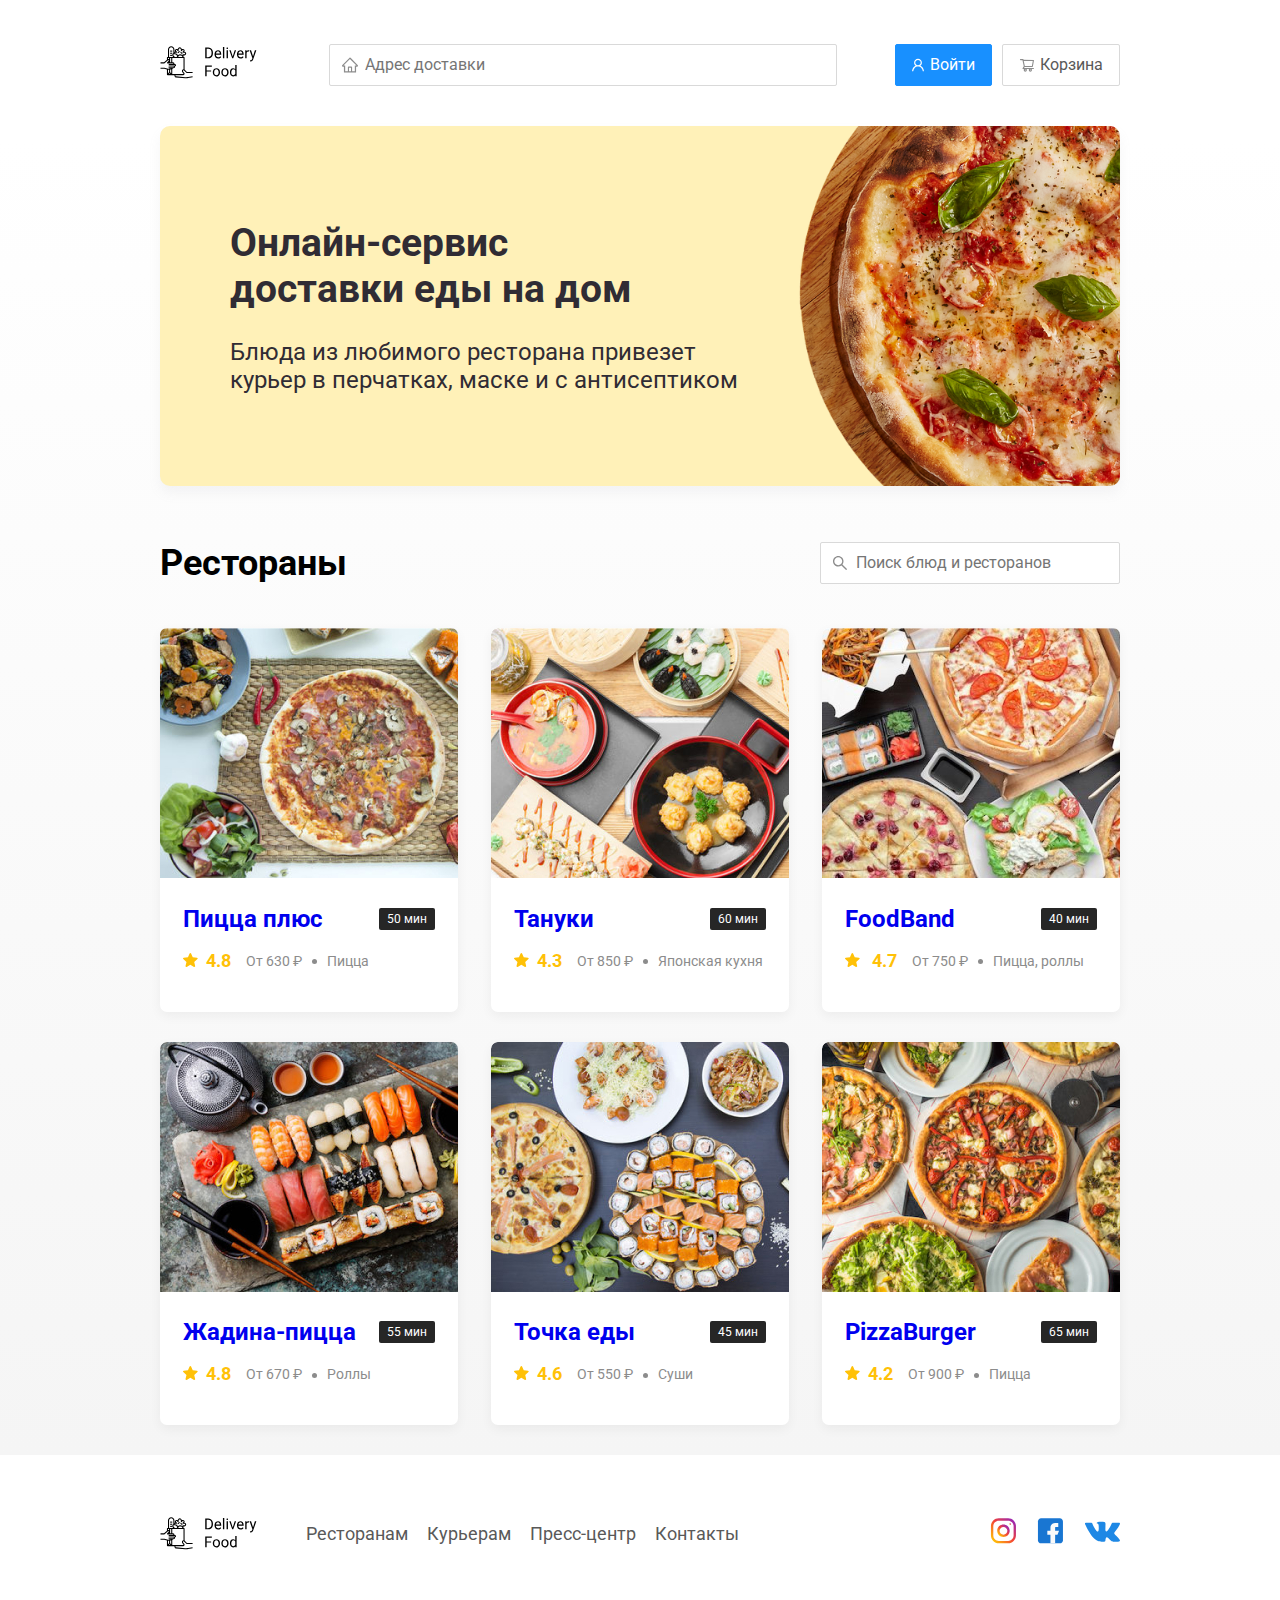
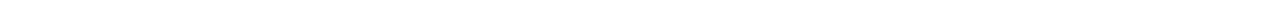
<file: index.html>
<!DOCTYPE html>
<html lang="ru">
<head>
    <meta charset="UTF-8"/>
    <meta name="viewport" content="width=device-width, initial-scale=1.0"/>
    <title>Delivery Food - доставка еды на дом</title>
    <link href="https://fonts.googleapis.com/css?family=Roboto:400,700&display=swap&subset=cyrillic" rel="stylesheet">
    <link rel="stylesheet" href="css\normalize.css">
    <link rel="stylesheet" href="css/style.css">
</head>
<body>
  <div class="container">
    <header class="header">
      <a href="index.html" class="logo">
        <img src="./img/logo.svg" alt="logo">
      </a>
      <input type="text" class="input input-adress" placeholder="Адрес доставки">
      <div class="buttons">
        <button class="button button-primary">
          <img src="/img/user.svg" alt="user" class="button-icon">
          <span class="button-text">Войти</span>
        </button>
        <button class="button">
          <img src="img/shopping-cart.svg" alt="shopping cart" class="button-icon">
          <span class="button-text">Корзина</span>
        </button>
      </div>
    </header>
  </div>
  
  <!-- /.container -->

  <main class="main">
    <div class="container">
      <section class="promo">
        <h1 class="promo-title">Онлайн-сервис <br>доставки еды на дом</h1>
        <p class="promo-text">Блюда из любимого ресторана привезет курьер в перчатках, маске и с антисептиком</p>
      </section>
      <section class="restaurants">
        <div class="section-heading">
          <h2 class="section-title">Рестораны</h2>
          <input type="text" class="input input-search" placeholder="Поиск блюд и ресторанов">
        </div>
        <div class="cards">
          <a href="/restaurant.html" class="card">
            <img src="/img/image.jpg" alt="image" class="card-image">
            <div class="card-text">
              <div class="card-heading">
                <h3 class="card-title">Пицца плюс</h3>
                <span class="card-tag tag">50 мин</span>
              </div>
              <!-- /.card-heading -->
              <div class="card-info">
                <div class="rating"><img src="/img/rating.svg" alt="rating" class="rating-star">4.8</div>
                <div class="price">От 630 ₽</div>
                <div class="category">Пицца</div>
              </div>
              <!-- /.card-info -->
            </div>
            <!-- /.card-text -->
          </a>
          <!-- /.card -->
  
          <a href="/restaurant.html" class="card">
            <img src="/img/image2.jpg" alt="image" class="card-image">
            <div class="card-text">
              <div class="card-heading">
                <h3 class="card-title">Тануки</h3>
                <span class="card-tag tag">60 мин</span>
              </div>
              <!-- /.card-heading -->
              <div class="card-info">
                <div class="rating"><img src="/img/rating.svg" alt="rating" class="rating-star">4.3</div>
                <div class="price">От 850 ₽</div>
                <div class="category">Японская кухня</div>
              </div>
              <!-- /.card-info -->
            </div>
            <!-- /.card-text -->
          </a>
          <!-- /.card -->
  
          <a href="/restaurant.html" class="card">
            <img src="/img/image3.jpg" alt="image" class="card-image">
            <div class="card-text">
              <div class="card-heading">
                <h3 class="card-title">FoodBand</h3>
                <span class="card-tag tag">40 мин</span>
              </div>
              <!-- /.card-heading -->
              <div class="card-info">
                <div class="rating"><img src="/img/rating.svg" alt="rating" class="rating-star"> 4.7</div>
                <div class="price">От 750 ₽</div>
                <div class="category">Пицца, роллы</div>
              </div>
              <!-- /.card-info -->
            </div>
            <!-- /.card-text -->
          </a>
          <!-- /.card -->
  
          <a href="/restaurant.html" class="card">
            <img src="/img/image4.jpg" alt="image" class="card-image">
            <div class="card-text">
              <div class="card-heading">
                <h3 class="card-title">Жадина-пицца</h3>
                <span class="card-tag tag">55 мин</span>
              </div>
              <!-- /.card-heading -->
              <div class="card-info">
                <div class="rating"><img src="/img/rating.svg" alt="rating" class="rating-star">4.8</div>
                <div class="price">От 670 ₽</div>
                <div class="category">Роллы</div>
              </div>
              <!-- /.card-info -->
            </div>
            <!-- /.card-text -->
          </a>
          <!-- /.card -->
  
          <a href="/restaurant.html" class="card">
            <img src="/img/image5.jpg" alt="image" class="card-image">
            <div class="card-text">
              <div class="card-heading">
                <h3 class="card-title">Точка еды</h3>
                <span class="card-tag tag">45 мин</span>
              </div>
              <!-- /.card-heading -->
              <div class="card-info">
                <div class="rating"><img src="/img/rating.svg" alt="rating" class="rating-star">4.6</div>
                <div class="price">От 550 ₽</div>
                <div class="category">Суши</div>
              </div>
              <!-- /.card-info -->
            </div>
            <!-- /.card-text -->
          </a>
          <!-- /.card -->
  
          <a href="/restaurant.html" class="card">
            <img src="/img/image6.jpg" alt="image" class="card-image">
            <div class="card-text">
              <div class="card-heading">
                <h3 class="card-title">PizzaBurger</h3>
                <span class="card-tag tag">65 мин</span>
              </div>
              <!-- /.card-heading -->
              <div class="card-info">
                <div class="rating"><img src="/img/rating.svg" alt="rating" class="rating-star">4.2</div>
                <div class="price">От 900 ₽</div>
                <div class="category">Пицца</div>
              </div>
              <!-- /.card-info -->
            </div>
            <!-- /.card-text -->
          </a>
          <!-- /.card -->
        </div>
        <!-- /.cards -->
      </section>
    </div>
    <!-- /.container -->
  </main>
  <footer class="footer">
    <div class="container">
      <div class="footer-block">
        <img src="/img/logo.svg" alt="logo" class="logo footer-logo">
        <nav class="footer-nav">
          <a href="#" class="footer-link">Ресторанам</a>
          <a href="#" class="footer-link">Курьерам</a>
          <a href="#" class="footer-link">Пресс-центр</a>
          <a href="#" class="footer-link">Контакты</a>
        </nav>
        <div class="social-links">
          <a href="#" class="social-link"><img src="/img/inst.svg" alt="instagram"></a>
          <a href="#" class="social-link"><img src="/img/fb.svg" alt="facebook"></a>
          <a href="#" class="social-link"><img src="/img/vk.svg" alt="instagram"></a>
        </div>
      </div>
      <!-- /.footer-block -->
    </div>
  </footer>
</body>
</html>
</file>
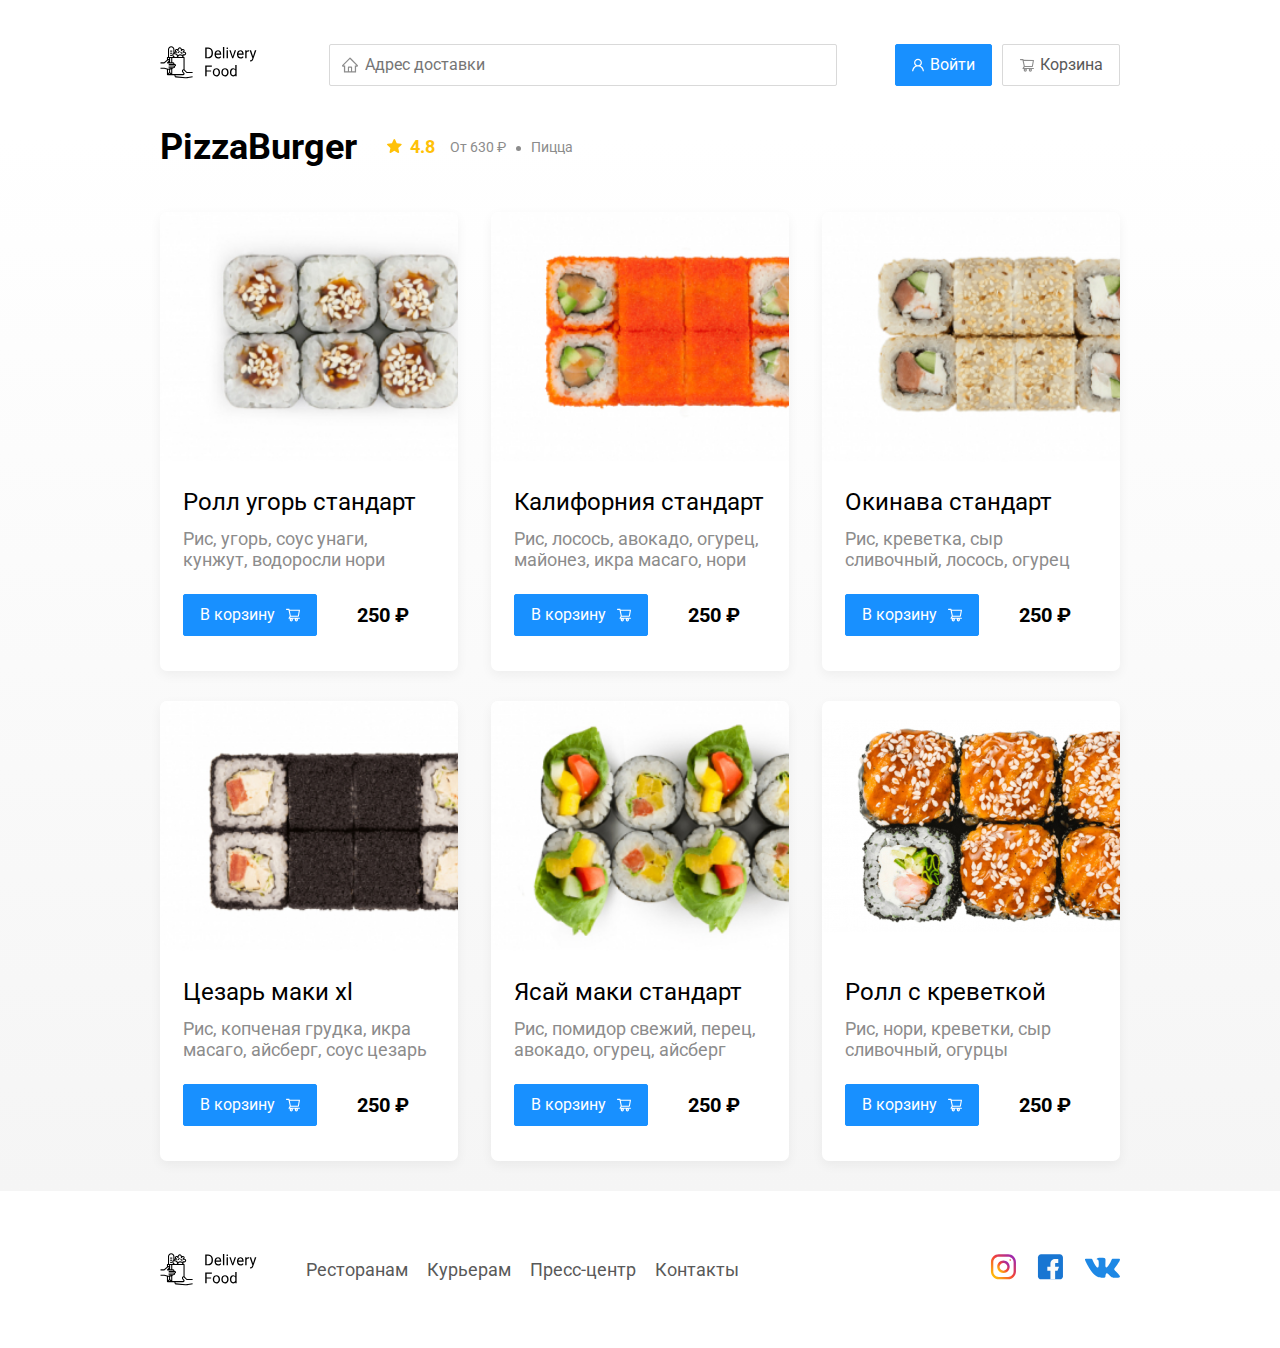
<file: restaurant.html>
<!DOCTYPE html>
<html lang="ru">
<head>
    <meta charset="UTF-8"/>
    <meta name="viewport" content="width=device-width, initial-scale=1.0"/>
    <title>PizzaBurger - доставка еды на дом</title>
    <link href="https://fonts.googleapis.com/css?family=Roboto:400,700&display=swap&subset=cyrillic" rel="stylesheet">
    <link rel="stylesheet" href="css/normalize.css">
    <!-- <link rel="stylesheet" href="css/animate.css"> -->
    <link rel="stylesheet" href="css/style.css">
</head>
<body>
  <div class="container">
    <header class="header">
      <a href="index.html" class="logo">
        <img src="./img/logo.svg" alt="logo">
      </a>
      <input type="text" class="input input-adress" placeholder="Адрес доставки">
      <div class="buttons">
        <button class="button button-primary">
          <img src="/img/user.svg" alt="user" class="button-icon">
          <span class="button-text">Войти</span>
        </button>
        <button class="button" id="cart-button">
          <img src="img/shopping-cart.svg" alt="shopping cart" class="button-icon">
          <span class="button-text">Корзина</span>
        </button>
      </div>
    </header>
  </div>
  <!-- /.container -->

  <main class="main">
    <div class="container">
      <section class="restaurants">
        <div class="section-heading">
          <h2 class="section-title">PizzaBurger</h2>
          <div class="card-info">
            <div class="rating"><img src="/img/rating.svg" alt="rating" class="rating-star">4.8</div>
            <div class="price">От 630 ₽</div>
            <div class="category">Пицца</div>
          </div>
        </div>
        <div class="cards">
          <div class="card wow fadeInUp" data-wow-delay="0.2s">
            <img src="/img/rest-image.jpg" alt="image" class="card-image">
            <div class="card-text">
              <div class="card-heading">
                <h3 class="card-title card-title-reg">Ролл угорь стандарт</h3>
              </div>
              <!-- /.card-heading -->
              <div class="card-info">
                <div class="ingredients">Рис, угорь, соус унаги, кунжут, водоросли нори</div>
              </div>
              <!-- /.card-info -->
              <div class="card-buttons">
                <button class="button button-primary">
                  <span class="button-card-text">В корзину</span>
                  <img src="img/shopping-cart-white.svg" alt="shopping-cart" class="button-card-image">
                </button>
                <strong class="card-price-bold">250 ₽</strong>
              </div>
            </div>
            <!-- /.card-text -->
          </div>
          <!-- /.card -->
  
          <div class="card wow fadeInUp" data-wow-delay="0.2s">
            <img src="/img/rest-image2.jpg" alt="image" class="card-image">
            <div class="card-text">
              <div class="card-heading">
                <h3 class="card-title card-title-reg">Калифорния стандарт</h3>
              </div>
              <!-- /.card-heading -->
              <div class="card-info">
                <div class="ingredients">Рис, лосось, авокадо, огурец, майонез, икра масаго, нори</div>
              </div>
              <!-- /.card-info -->
              <div class="card-buttons">
                <button class="button button-primary">
                  <span class="button-card-text">В корзину</span>
                  <img src="img/shopping-cart-white.svg" alt="shopping-cart" class="button-card-image">
                </button>
                <strong class="card-price-bold">250 ₽</strong>
              </div>
            </div>
            <!-- /.card-text -->
          </div>
          <!-- /.card -->
  
          <div class="card wow fadeInUp" data-wow-delay="0.6s">
            <img src="/img/rest-image3.jpg" alt="image" class="card-image">
            <div class="card-text">
              <div class="card-heading">
                <h3 class="card-title card-title-reg">Окинава стандарт</h3>
              </div>
              <!-- /.card-heading -->
              <div class="card-info">
                <div class="ingredients"> Рис, креветка, сыр сливочный, лосось, огурец</div>
              </div>
              <!-- /.card-info -->
              <div class="card-buttons">
                <button class="button button-primary">
                  <span class="button-card-text">В корзину</span>
                  <img src="img/shopping-cart-white.svg" alt="shopping-cart" class="button-card-image">
                </button>
                <strong class="card-price-bold">250 ₽</strong>
              </div>
            </div>
            <!-- /.card-text -->
          </div>
          <!-- /.card -->
  
          <div class="card wow fadeInUp" data-wow-delay="0.2s">
            <img src="/img/rest-image4.jpg" alt="image" class="card-image">
            <div class="card-text">
              <div class="card-heading">
                <h3 class="card-title card-title-reg">Цезарь маки хl</h3>
              </div>
              <!-- /.card-heading -->
              <div class="card-info">
                <div class="ingredients">Рис, копченая грудка, икра масаго, айсберг, соус цезарь</div>
              </div>
              <!-- /.card-info -->
              <div class="card-buttons">
                <button class="button button-primary">
                  <span class="button-card-text">В корзину</span>
                  <img src="img/shopping-cart-white.svg" alt="shopping-cart" class="button-card-image">
                </button>
                <strong class="card-price-bold">250 ₽</strong>
              </div>
            </div>
            <!-- /.card-text -->
          </div>
          <!-- /.card -->
  
          <div class="card wow fadeInUp" data-wow-delay="0.4s">
            <img src="/img/rest-image5.jpg" alt="image" class="card-image">
            <div class="card-text">
              <div class="card-heading">
                <h3 class="card-title card-title-reg">Ясай маки стандарт</h3>
              </div>
              <!-- /.card-heading -->
              <div class="card-info">
                <div class="ingredients">Рис, помидор свежий, перец, авокадо, огурец, айсберг</div>
              </div>
              <!-- /.card-info -->
              <div class="card-buttons">
                <button class="button button-primary">
                  <span class="button-card-text">В корзину</span>
                  <img src="img/shopping-cart-white.svg" alt="shopping-cart" class="button-card-image">
                </button>
                <strong class="card-price-bold">250 ₽</strong>
              </div>
            </div>
            <!-- /.card-text -->
          </div>
          <!-- /.card -->
  
          <div class="card wow fadeInUp" data-wow-delay="0.6">
            <img src="/img/rest-image6.jpg" alt="image" class="card-image6">
            <div class="card-text">
              <div class="card-heading">
                <h3 class="card-title card-title-reg">Ролл с креветкой</h3>
              </div>
              <!-- /.card-heading -->
              <div class="card-info">
                <div class="ingredients">Рис, нори, креветки, сыр сливочный, огурцы</div>
              </div>
              <!-- /.card-info -->
              <div class="card-buttons">
                <button class="button button-primary">
                  <span class="button-card-text">В корзину</span>
                  <img src="img/shopping-cart-white.svg" alt="shopping-cart" class="button-card-image">
                </button>
                <strong class="card-price-bold">250 ₽</strong>
              </div>
            </div>
            <!-- /.card-text -->
          </div>
          <!-- /.card -->
        </div>
        <!-- /.cards -->
      </section>
    </div>
    <!-- /.container -->
  </main>
  <footer class="footer">
    <div class="container">
      <div class="footer-block">
        <img src="/img/logo.svg" alt="logo" class="logo footer-logo">
        <nav class="footer-nav">
          <a href="#" class="footer-link">Ресторанам</a>
          <a href="#" class="footer-link">Курьерам</a>
          <a href="#" class="footer-link">Пресс-центр</a>
          <a href="#" class="footer-link">Контакты</a>
        </nav>
        <div class="social-links">
          <a href="#" class="social-link"><img src="/img/inst.svg" alt="instagram"></a>
          <a href="#" class="social-link"><img src="/img/fb.svg" alt="facebook"></a>
          <a href="#" class="social-link"><img src="/img/vk.svg" alt="vk"></a>
        </div>
      </div>
      <!-- /.footer-block -->
    </div>
  </footer>

  <div class="modal">
    <div class="modal-dialog">
      <div class="modal-header">
        <h3 class="modal-title">Корзина</h3>
        <button class="close">&times;</button>
      </div>
      <!-- /.modal-header -->
      <div class="modal-body">
        <div class="food-row">
          <span class="food-name">Ролл угорь стандарт</span>
          <strong class="food-price">250 ₽</strong>
          <div class="food-counter">
            <button class="counter-button">-</button>
            <span class="counter">1</span>
            <button class="counter-button">+</button>
          </div>
        </div>
        <!-- /.food-row -->
        <div class="food-row">
          <span class="food-name">Ролл угорь стандарт</span>
          <strong class="food-price">250 ₽</strong>
          <div class="food-counter">
            <button class="counter-button">-</button>
            <span class="counter">1</span>
            <button class="counter-button">+</button>
          </div>
        </div>
        <!-- /.food-row -->
        <div class="food-row">
          <span class="food-name">Ролл угорь стандарт</span>
          <strong class="food-price">250 ₽</strong>
          <div class="food-counter">
            <button class="counter-button">-</button>
            <span class="counter">1</span>
            <button class="counter-button">+</button>
          </div>
        </div>
        <!-- /.food-row -->
        <div class="food-row">
          <span class="food-name">Ролл угорь стандарт</span>
          <strong class="food-price">250 ₽</strong>
          <div class="food-counter">
            <button class="counter-button">-</button>
            <span class="counter">1</span>
            <button class="counter-button">+</button>
          </div>
        </div>
        <!-- /.food-row -->
        
      </div>
      <!-- /.modal-body -->
      <div class="modal-footer">
        <span class="modal-pricetag">1250 ₽</span>
        <div class="footer-buttons">
          <button class="button button-primary">Оформить заказ</button>
          <button class="button">Отмена</button>
        </div>
      </div>
      <!-- /.modal-footer -->
    </div>
    <!-- /.modal-dialog -->
  </div>
  <script src="js/main.js"></script>
  <script src="js/wow.min.js"></script>
</body>
</html>
</file>
<file: css/style.css>
* {
  box-sizing: border-box;
}
body {
  font-family: 'Roboto', sans-serif;
  padding-top: 44px;
}
.container {
  max-width: 1200px;
  margin: auto;
}
.header {
  display: flex;
  align-items: center;
  justify-content:space-between;
  margin-bottom: 40px;
}
.logo {
  padding-right: 10px;
}
.input {
  background: #FFFFFF;
  border: 1px solid #D9D9D9;
  border-radius: 2px;
  font-size: 16px;
  line-height: 24px;
  padding: 8px;
  padding-left: 35px;
  background-repeat: no-repeat;
  background-position: left 11px center;
}
.input-adress {
  flex: 0.8;
  background-image: url(../img/home.svg);
}
.input-search {
  background-image: url(../img/search.svg);  
  width: 300px;
  margin-left: auto;
}
.buttons {
  display: flex;
  align-items: center;
}
.button {
  display: flex;
  align-items: center;
  padding: 8px 16px;
  background: #FFFFFF;
  border: 1px solid #D9D9D9;
  box-sizing: border-box;
  box-shadow: 0px 0px 2px rgba(0, 0, 0, 0.0015);
  border-radius: 2px;
  color: #595959;
  font-size: 16px;
  line-height: 24px;
}
.button-primary {
  background: #1890FF;
  border: 1px solid #1890FF;
  color: #fff;
  margin-right: 10px;
}
.button-icon {
  margin-right: 6px;
}
.button-card-text {
  margin-right: 10px;
}
.promo {
  box-shadow: 0px 7px 12px rgba(158, 158, 163, 0.1);
  background: #FFF1B8 url(/img/promo-image.png) no-repeat top -190px right -400px / 1200px;
  border-radius: 10px;
  padding: 68px 70px;
  margin-bottom: 56px;
}
.promo-title {
  font-style: normal;
  font-weight: bold;
  font-size: 39px;
  line-height: 46px;
  color: #302C34;
}
.promo-text {
  font-style: normal;
  font-weight: normal;
  font-size: 24px;
  line-height: 28px;
  color: #302C34;
  max-width: 538px;
}
.main {
  background: linear-gradient(180deg, rgba(245, 245, 245, 0) 1.04%, #F5F5F5 100%);
}
.section-heading {
  display: flex;
  align-items: center;
  margin-bottom: 44px;
}
.section-title {
  font-style: normal;
  font-weight: bold;
  font-size: 36px;
  line-height: 42px;
  margin: 0;
  color: #000000;
  margin-right: 30px;
}
.cards {
  display: flex;
  align-items: flex-start;
  justify-content: space-between;
  flex-wrap: wrap;
}
.card {
  background: #FFFFFF;
  box-shadow: 0px 4px 12px rgba(0, 0, 0, 0.05);
  border-radius: 7px;
  overflow: hidden;
  margin-bottom: 30px;
  flex-basis: 31%;
  text-decoration: none;
}
.card-image {
  width: 384px;
  height: 250px;
  object-fit: cover;
}
.card-image6 {
    width: 384px;
    height: 250px;
    object-fit: none;
    padding-right: 15px;
}
.card-text {
  padding-top: 20px;
  padding-bottom: 35px;
  padding-left: 23px;
  padding-right: 23px;
}
.card-heading {
  display: flex;
  align-items: center;
  justify-content: space-between;
  margin-bottom: 10px;
}
.card-title {
  margin: 0;
  font-weight: bold;
  font-size: 24px;
  line-height: 32px;
}
.card-title-reg {
  font-weight: 400;
}
.card-tag {
  font-style: normal;
  font-weight: normal;
  font-size: 12px;
  line-height: 20px;
  color: #fff;
  background: #262626;
  border-radius: 2px;
  padding: 1px 8px;
}
.card-info {
  display: flex;
  align-items: center;
  flex-wrap: wrap;
  }
.card-buttons {
  display: flex;
  align-items: center;
  margin-top: 24px;
}
  .card-price-bold {
    font-style: normal;
    font-weight: bold;
    font-size: 20px;
    line-height: 32px;
    margin-left: 30px;
  }
.rating {
  color: #FFC107;
  margin-right: 26px;
  font-style: normal;
  font-weight: bold;
  font-size: 18px;
  line-height: 32px;
}
.price, 
.category {
  color: #8C8C8C;
  font-size: 18px;
  line-height: 32px;
}
.price {
  margin-right: 10px;
}
.category {
  text-overflow: ellipsis;
  overflow: hidden;
  white-space: nowrap;
  max-width: 150px;
}
.ingredients {
  color: #8C8C8C;
  font-size: 18px;
  line-height: 21px;
}
.price:after {
  content: "";
  width: 5px;
  height: 5px;
  background-color: #8C8C8C;
  display: inline-block;
  vertical-align: middle;
  border-radius: 50%;
  margin-left: 10px;
}
.rating-star {
  padding-right: 8px;
}
.footer {
  padding: 60px 0;
}
.footer-block {
  display: flex;
  align-items: center;
  justify-content: space-between;
}
.footer-nav {
  margin-left: 35px;
  margin-right: auto;
}
.footer-link {
  display: inline-block;
  color: #595959;
  font-style: normal;
  font-weight: normal;
  font-size: 18px;
  line-height: 21px;
  text-decoration: none;
}
.footer-link:not(:last-child) {
  margin-right: 15px;
}
.social-links {
display: flex;
align-items: center;
}
.social-link:not(:last-child) {
margin-right: 21px;
}

.modal {
  position: fixed;
  left: 0;
  top: 0;
  width: 100%;
  height: 100%;
  background: rgba(0, 0, 0, 0.4);
  display: none;
}
.is-open {
  display: flex;
  
}
.modal-dialog{
  max-width: 780px;
  width: 95%;
  background: #FFFFFF;
  border-radius: 5px;
  margin: auto;
  padding: 40px 45px; 
}
.modal-header {
  display: flex;
  align-items: center;
  justify-content: space-between;
  margin-bottom: 45px;
}
.modal-title {
  margin: 0;
  font-weight: bold;
  font-size: 36px;
  line-height: 42px;
}
.close {
  font-size: 36px;
  border: none;
  background-color: transparent;
}
.modal-body {
  margin-bottom: 52px;
}
.food-row {
  display: flex;
  align-items: flex-start;
  justify-content: space-between;
  padding-bottom: 8px;
  border-bottom: 1px solid #D9D9D9;
  margin-bottom: 15px;
}
.food-name {
  font-size: 18px;
  line-height: 32px;
}
.food-price {
  margin-left: auto;
  margin-right: 47px;
  font-weight: bold;
  font-size: 20px;
  line-height: 32px;
}
.food-counter {
  display: flex;
  align-items: center;
}
.counter-button {
  display: flex;
  align-items: center;
  justify-content: center;
  width: 39px;
  height: 32px;
  background: #FFFFFF;
  border: 1px solid #40A9FF;
  box-sizing: border-box;
  border-radius: 2px;
  font-size: 14px;
  line-height: 22px;
  color: #40A9FF;
}
.counter {
  font-size: 16px;
  line-height: 24px;
  margin: 10px;
  margin-right: 10px;
}
.modal-footer {
  display: flex;
  align-items: center;
  justify-content: space-between;
}
.footer-buttons {
  display: flex;
  align-items: center;
}
.modal-pricetag {
  background: #262626;
  border-radius: 5px;
  color: #FFFFFF;
  padding: 15px 20px;
  font-size: 20px;
  line-height: 23px;
  }
@media (max-width:1366px) {
  .container {
    max-width: 960px;
  }
  .promo {
    background-position: center right -480px;
    background-size: 1000px;
  }
  .rating {
    margin-right: 15px;
  }
  .category, 
  .price {
    font-size: 14px;
  }
}
@media (max-width:992px) {
    .container {
      max-width: 750px;
    }
    .promo {
      padding: 50px;
      background-size: 800px;
      background-position: center  right -400px;
      }
      .promo-text {
        font-size: 18px;
        max-width: 400px;
      }
      .card {
        flex-basis: 48%;
      }
      .footer-link {
        font-size: 16px;
      }
      .social-link:not(:last-child) {
        margin-right: 15px;
  }
}
@media (max-width:768px) {
  .container {
    max-width: 560px;
  }
  .card-info {
    flex-wrap: wrap;
  }
  .card .rating {
    flex-basis: 100%;
  }
  .card-title {
    font-size: 18px;
  }
  .promo {
    background-size: 650px;
  }
  .promo-title {
    font-size: 28px;
    line-height: 1.4;
  }
  .promo-text {
    margin-top: 0;
  }
}
@media (max-width:578px) {
  .container {
    width: 90%;
  }
  .header {
    flex-wrap: wrap;
  }
  .input-adress {
    margin-top: 15px;
    order: 5;
    flex: 1;
  }
  .promo {
    background-image: none;
  }
  .promo-title {
    margin-bottom: 10px;
  }
  .section-title {
    font-size: 20px;
  }
  .card {
    flex-basis: 100%;
  }
  .card-image {
    width: 100%;
  }
  .footer {
    padding: 30px 0;
  }
  .footer-block {
    align-items: flex-start;
  }
  .footer-nav {
    margin-left: 0;
    margin-right: 0;
    order: 0;
    display: flex;
    flex-direction: column;
  }
  .footer-logo {
    margin-right: 15px;
    order: 1;
  }
  .social-links {
    order: 2;
  }
}
@media (max-width: 480px) {
  .button-text {
    display: none;
  }
  .button-icon {
    margin: 0;
  }
  .button {
    min-height: 40px;
  }
  .promo {
    padding: 20px;
  }
  .section-heading {
    flex-wrap: wrap;
  }
  .footer-block {
    flex-wrap: wrap;
    flex-direction: column;
    align-items: center;
  }
  .footer-logo {
    order: 0;
    margin-bottom: 20px;
  }
  .footer-nav {
    margin-bottom: 20px;
    text-align: center;
  }
  .footer-link:not(:last-child) {
    margin-right: 0;
  }
}
</file>
